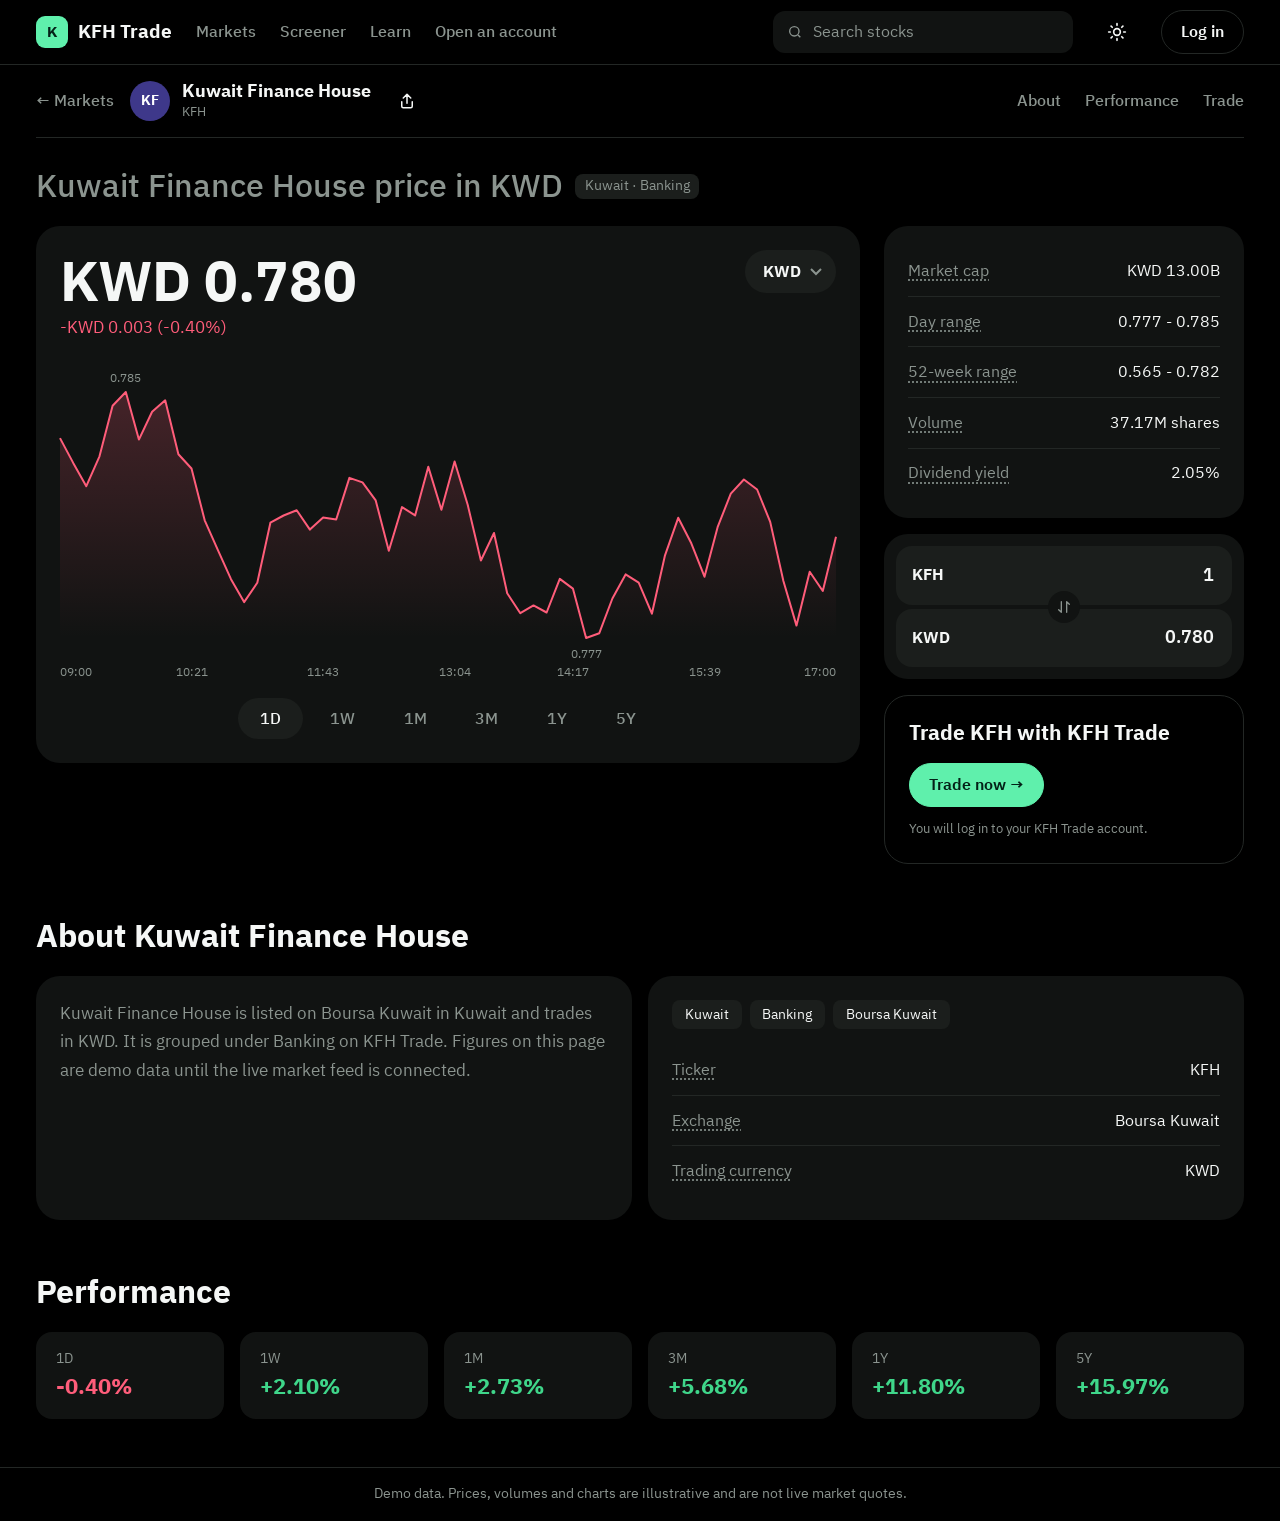
<file: asset.html>
<!DOCTYPE html>
<html lang="en" dir="ltr" data-theme="dark">
<head>
  <meta charset="utf-8">
  <meta name="viewport" content="width=device-width, initial-scale=1">
  <title>Stock | KFH Trade</title>
  <!-- Set the saved theme before first paint (default: dark) -->
  <script>
    (function () {
      var t;
      try { t = localStorage.getItem('kfht-theme'); } catch (e) {}
      document.documentElement.setAttribute('data-theme', t === 'light' ? 'light' : 'dark');
    })();
  </script>
  <link rel="preconnect" href="https://fonts.googleapis.com">
  <link rel="preconnect" href="https://fonts.gstatic.com" crossorigin>
  <link href="https://fonts.googleapis.com/css2?family=IBM+Plex+Sans+Arabic:wght@400;500;600;700&display=swap" rel="stylesheet">
  <link rel="stylesheet" href="trade.css">
</head>
<body>

  <header class="topbar">
    <div class="topbar-inner">
      <a class="brand" href="../index.html" aria-label="KFH Trade home">
        <span class="brand-mark" aria-hidden="true">K</span>
        <span>KFH Trade</span>
      </a>

      <nav class="topnav" aria-label="Main">
        <a href="index.html">Markets</a>
        <a href="screener.html">Screener</a>
        <a href="https://www.kfhtrade.com/en/Trading-Information">Learn</a>
        <a href="https://www.kfhtrade.com/en/Account-Opening">Open an account</a>
      </nav>

      <form class="search" action="index.html" role="search">
        <svg width="16" height="16" viewBox="0 0 24 24" fill="none" stroke="currentColor" stroke-width="2" aria-hidden="true"><circle cx="11" cy="11" r="7"/><path d="M20 20l-3.5-3.5"/></svg>
        <label class="sr-only" for="q">Search stocks</label>
        <input id="q" name="q" type="search" placeholder="Search stocks" autocomplete="off">
      </form>

      <button class="icon-btn" id="theme-toggle" type="button" aria-label="Switch to light mode">
        <svg class="i-sun" width="20" height="20" viewBox="0 0 24 24" fill="none" stroke="currentColor" stroke-width="2" stroke-linecap="round" aria-hidden="true"><circle cx="12" cy="12" r="4"/><path d="M12 2v2M12 20v2M4.9 4.9l1.4 1.4M17.7 17.7l1.4 1.4M2 12h2M20 12h2M4.9 19.1l1.4-1.4M17.7 6.3l1.4-1.4"/></svg>
        <svg class="i-moon" width="20" height="20" viewBox="0 0 24 24" fill="none" stroke="currentColor" stroke-width="2" stroke-linejoin="round" aria-hidden="true"><path d="M21 12.8A9 9 0 1111.2 3a7 7 0 009.8 9.8z"/></svg>
      </button>

      <!-- Placeholder: points at the existing login until our own is built -->
      <a class="btn" href="https://trading.kfhtrade.com/">Log in</a>
    </div>
  </header>

  <main class="page">

    <div class="asset-head">
      <a class="back" href="index.html">&larr; Markets</a>
      <div class="who" id="who"></div>
      <button class="icon-btn share" id="share" type="button" aria-label="Copy link">
        <svg width="18" height="18" viewBox="0 0 24 24" fill="none" stroke="currentColor" stroke-width="2" stroke-linecap="round" stroke-linejoin="round" aria-hidden="true"><path d="M12 15V3M7 8l5-5 5 5M5 13v6a2 2 0 002 2h10a2 2 0 002-2v-6"/></svg>
        <span class="done" id="share-done" hidden>Link copied</span>
      </button>
      <nav aria-label="On this page">
        <a href="#about">About</a>
        <a href="#performance">Performance</a>
        <a href="#trade">Trade</a>
      </nav>
    </div>

    <div class="title-row">
      <h1 id="title"></h1>
      <span class="badge" id="badge"></span>
    </div>

    <div class="asset-grid">
      <section class="price-card" aria-label="Price chart">
        <div class="price-top">
          <div>
            <div class="price-big" id="price"></div>
            <div class="delta" id="delta"></div>
          </div>
          <div>
            <label class="sr-only" for="ccy">Display currency</label>
            <select class="ccy-select" id="ccy"></select>
          </div>
        </div>

        <div class="chart" id="chart"></div>
        <div class="tf-row" id="tfs" role="group" aria-label="Time range"></div>
      </section>

      <aside class="side">
        <div class="panel" id="stats"></div>

        <div class="panel conv" aria-label="Estimate">
          <label><b id="conv-sym"></b><input id="sh" type="text" inputmode="decimal" value="1" aria-label="Number of shares"></label>
          <span class="swap" aria-hidden="true">
            <svg width="16" height="16" viewBox="0 0 24 24" fill="none" stroke="currentColor" stroke-width="2" stroke-linecap="round" stroke-linejoin="round"><path d="M8 4v16M8 20l-4-4M16 20V4M16 4l4 4"/></svg>
          </span>
          <label><b id="conv-ccy"></b><input id="val" type="text" inputmode="decimal" aria-label="Value"></label>
        </div>

        <div class="cta-card" id="trade">
          <h2 id="cta-title"></h2>
          <!-- Placeholder: points at the existing trading login until our own is built -->
          <a class="btn btn-accent" href="https://trading.kfhtrade.com/">Trade now &rarr;</a>
          <small>You will log in to your KFH Trade account.</small>
        </div>
      </aside>
    </div>

    <section class="about" id="about">
      <h2 id="about-title"></h2>
      <div class="about-grid">
        <div class="panel"><p id="about-text"></p></div>
        <div class="panel">
          <div class="tags" id="about-tags"></div>
          <div id="about-facts"></div>
        </div>
      </div>
    </section>

    <section class="perf" id="performance">
      <h2>Performance</h2>
      <div class="perf-grid" id="perf"></div>
    </section>

  </main>

  <p class="foot-note">Demo data. Prices, volumes and charts are illustrative and are not live market quotes.</p>

  <script src="js/data.js"></script>
  <script src="js/app.js"></script>
  <script src="js/asset.js"></script>
</body>
</html>
</file>
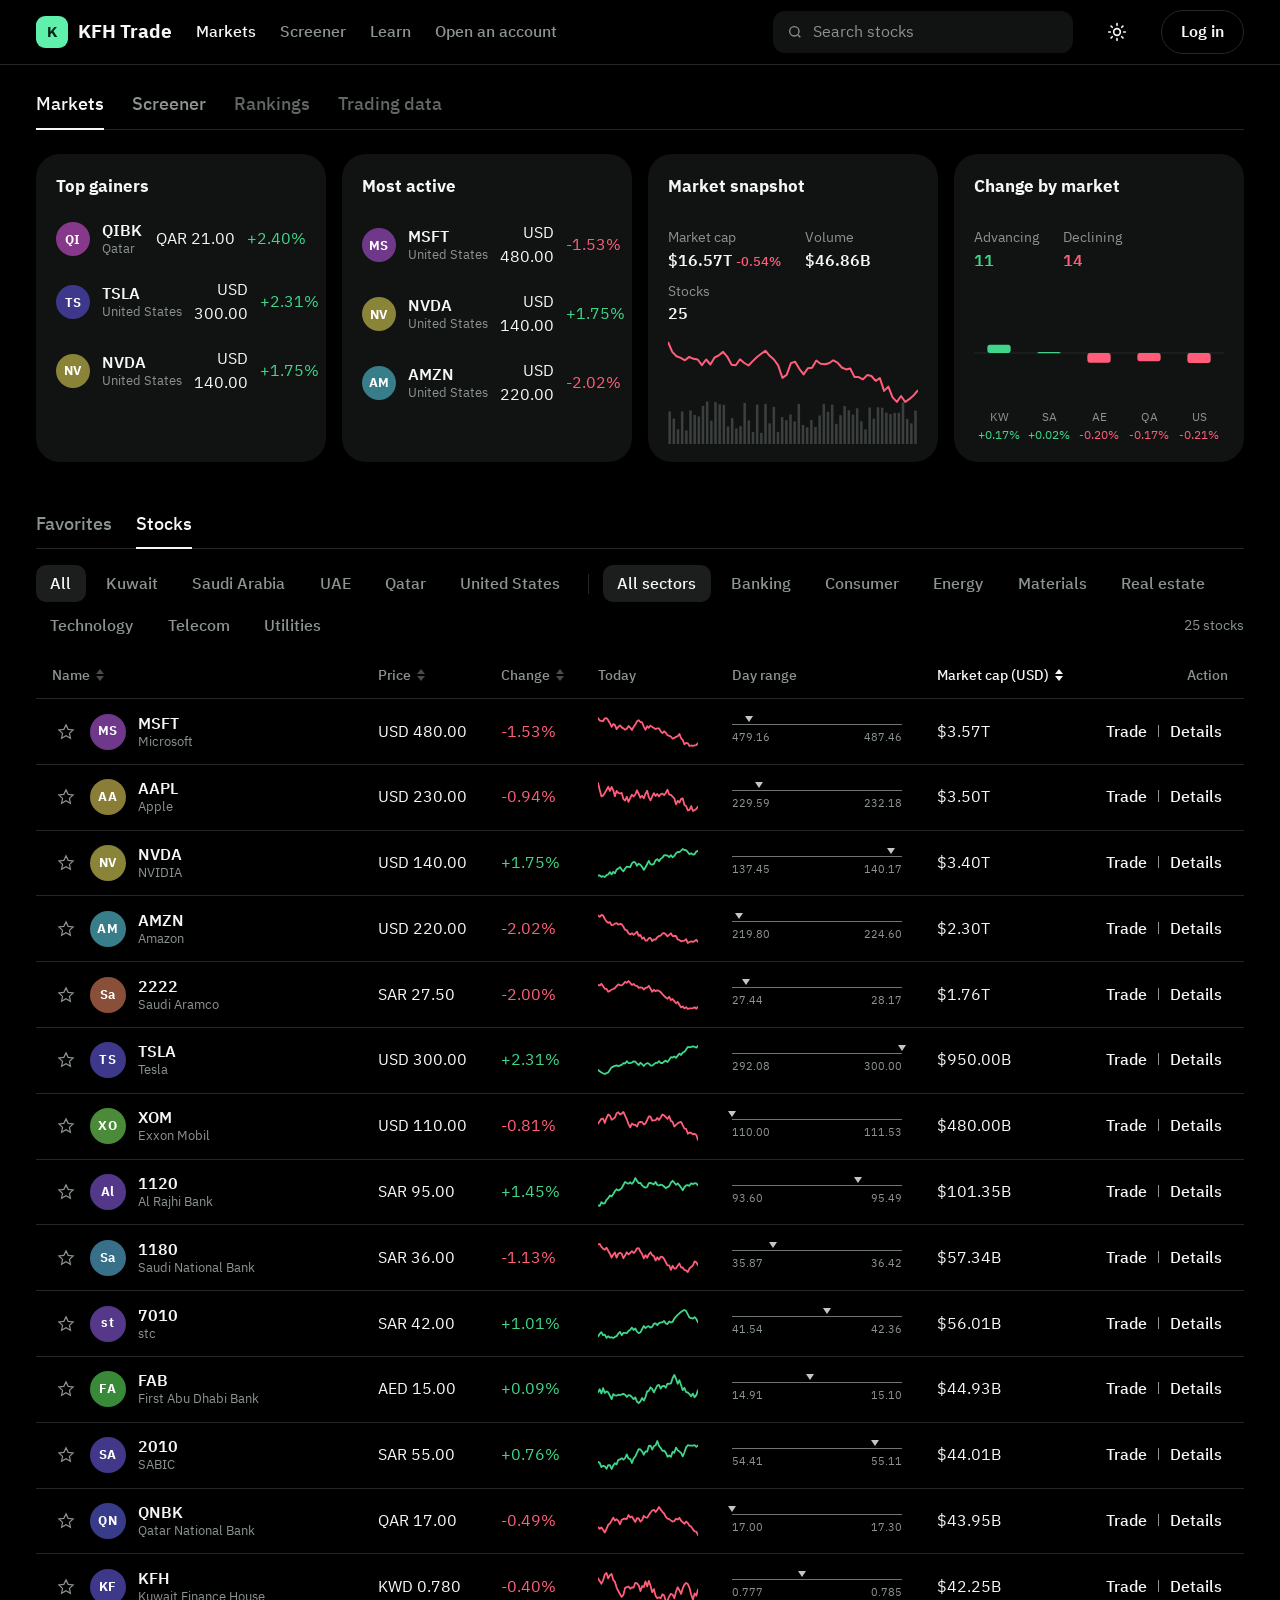
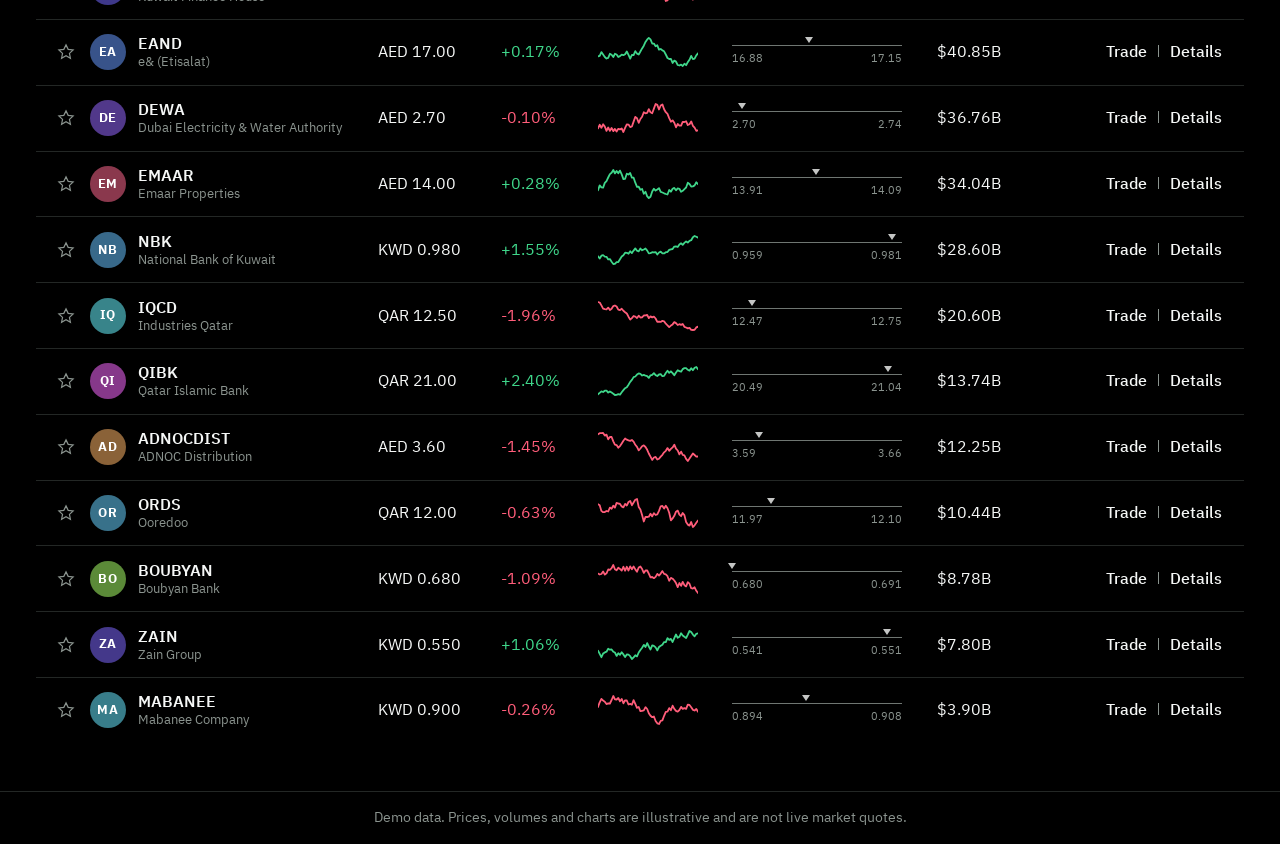
<file: index2.html>
<!DOCTYPE html>
<html lang="en" dir="ltr" data-theme="dark">

<head>
  <meta charset="utf-8">
  <meta name="viewport" content="width=device-width, initial-scale=1">
  <title>Markets | KFH Trade</title>
  <!-- Set the saved theme before first paint (default: dark) -->
  <script>
    (function () {
      var t;
      try { t = localStorage.getItem('kfht-theme'); } catch (e) { }
      document.documentElement.setAttribute('data-theme', t === 'light' ? 'light' : 'dark');
    })();
  </script>
  <link rel="preconnect" href="https://fonts.googleapis.com">
  <link rel="preconnect" href="https://fonts.gstatic.com" crossorigin>
  <link href="https://fonts.googleapis.com/css2?family=IBM+Plex+Sans+Arabic:wght@400;500;600;700&display=swap"
    rel="stylesheet">
  <link rel="stylesheet" href="trade.css">
</head>

<body>

  <header class="topbar">
    <div class="topbar-inner">
      <a class="brand" href="../index.html" aria-label="KFH Trade home">
        <span class="brand-mark" aria-hidden="true">K</span>
        <span>KFH Trade</span>
      </a>

      <nav class="topnav" aria-label="Main">
        <a href="index.html" aria-current="page">Markets</a>
        <a href="screener.html">Screener</a>
        <a href="https://www.kfhtrade.com/en/Trading-Information">Learn</a>
        <a href="https://www.kfhtrade.com/en/Account-Opening">Open an account</a>
      </nav>

      <form class="search" action="index.html" role="search">
        <svg width="16" height="16" viewBox="0 0 24 24" fill="none" stroke="currentColor" stroke-width="2"
          aria-hidden="true">
          <circle cx="11" cy="11" r="7" />
          <path d="M20 20l-3.5-3.5" />
        </svg>
        <label class="sr-only" for="q">Search stocks</label>
        <input id="q" name="q" type="search" placeholder="Search stocks" autocomplete="off">
      </form>

      <button class="icon-btn" id="theme-toggle" type="button" aria-label="Switch to light mode">
        <svg class="i-sun" width="20" height="20" viewBox="0 0 24 24" fill="none" stroke="currentColor" stroke-width="2"
          stroke-linecap="round" aria-hidden="true">
          <circle cx="12" cy="12" r="4" />
          <path
            d="M12 2v2M12 20v2M4.9 4.9l1.4 1.4M17.7 17.7l1.4 1.4M2 12h2M20 12h2M4.9 19.1l1.4-1.4M17.7 6.3l1.4-1.4" />
        </svg>
        <svg class="i-moon" width="20" height="20" viewBox="0 0 24 24" fill="none" stroke="currentColor"
          stroke-width="2" stroke-linejoin="round" aria-hidden="true">
          <path d="M21 12.8A9 9 0 1111.2 3a7 7 0 009.8 9.8z" />
        </svg>
      </button>

      <!-- Placeholder: points at the existing login until our own is built -->
      <a class="btn" href="https://trading.kfhtrade.com/">Log in</a>
    </div>
  </header>

  <main class="page">

    <div class="subtabs">
      <a class="subtab" href="index.html" aria-current="page">Markets</a>
      <a class="subtab" href="screener.html">Screener</a>
      <span class="subtab" aria-disabled="true" title="Coming soon">Rankings</span>
      <span class="subtab" aria-disabled="true" title="Coming soon">Trading data</span>
    </div>

    <section class="cards" aria-label="Market summary">
      <article class="card">
        <h2>Top gainers</h2>
        <div id="card-gainers"></div>
      </article>

      <article class="card">
        <h2>Most active</h2>
        <div id="card-active"></div>
      </article>

      <article class="card">
        <h2>Market snapshot</h2>
        <dl class="kv" id="snap-kv"></dl>
        <div class="chart-slot" id="snap-chart"></div>
      </article>

      <article class="card">
        <h2>Change by market</h2>
        <dl class="kv" id="flow-kv"></dl>
        <div class="chart-slot">
          <div id="flow-chart"></div>
          <div class="flow-labels" id="flow-labels"></div>
        </div>
      </article>
    </section>

    <div class="tabs-row" role="tablist" aria-label="Lists">
      <button class="tab" role="tab" id="tab-favs" data-tab="favs" aria-selected="false">Favorites</button>
      <button class="tab" role="tab" id="tab-stocks" data-tab="stocks" aria-selected="true">Stocks</button>
    </div>

    <div class="chips" id="chips" aria-label="Filters"></div>

    <div class="table-wrap">
      <table class="mk">
        <caption class="sr-only">Stocks across Kuwait, Saudi Arabia, UAE, Qatar and the US</caption>
        <thead>
          <tr>
            <th aria-sort="none" data-key="name"><button class="sort" type="button" data-sort="name">Name <svg
                  width="10" height="12" viewBox="0 0 10 12" fill="currentColor" aria-hidden="true">
                  <path d="M5 0l4 5H1zM5 12L1 7h8z" />
                </svg></button></th>
            <th aria-sort="none" data-key="price"><button class="sort" type="button" data-sort="price">Price <svg
                  width="10" height="12" viewBox="0 0 10 12" fill="currentColor" aria-hidden="true">
                  <path d="M5 0l4 5H1zM5 12L1 7h8z" />
                </svg></button></th>
            <th aria-sort="none" data-key="chg"><button class="sort" type="button" data-sort="chg">Change <svg
                  width="10" height="12" viewBox="0 0 10 12" fill="currentColor" aria-hidden="true">
                  <path d="M5 0l4 5H1zM5 12L1 7h8z" />
                </svg></button></th>
            <th class="c-spark">Today</th>
            <th class="c-range">Day range</th>
            <th class="c-mc" aria-sort="descending" data-key="mc"><button class="sort" type="button"
                data-sort="mc">Market cap (USD) <svg width="10" height="12" viewBox="0 0 10 12" fill="currentColor"
                  aria-hidden="true">
                  <path d="M5 0l4 5H1zM5 12L1 7h8z" />
                </svg></button></th>
            <th class="c-act">Action</th>
          </tr>
        </thead>
        <tbody id="rows"></tbody>
      </table>
    </div>

  </main>

  <p class="foot-note">Demo data. Prices, volumes and charts are illustrative and are not live market quotes.</p>

  <script src="js/data.js"></script>
  <script src="js/app.js"></script>
  <script src="js/markets.js"></script>
</body>

</html>
</file>
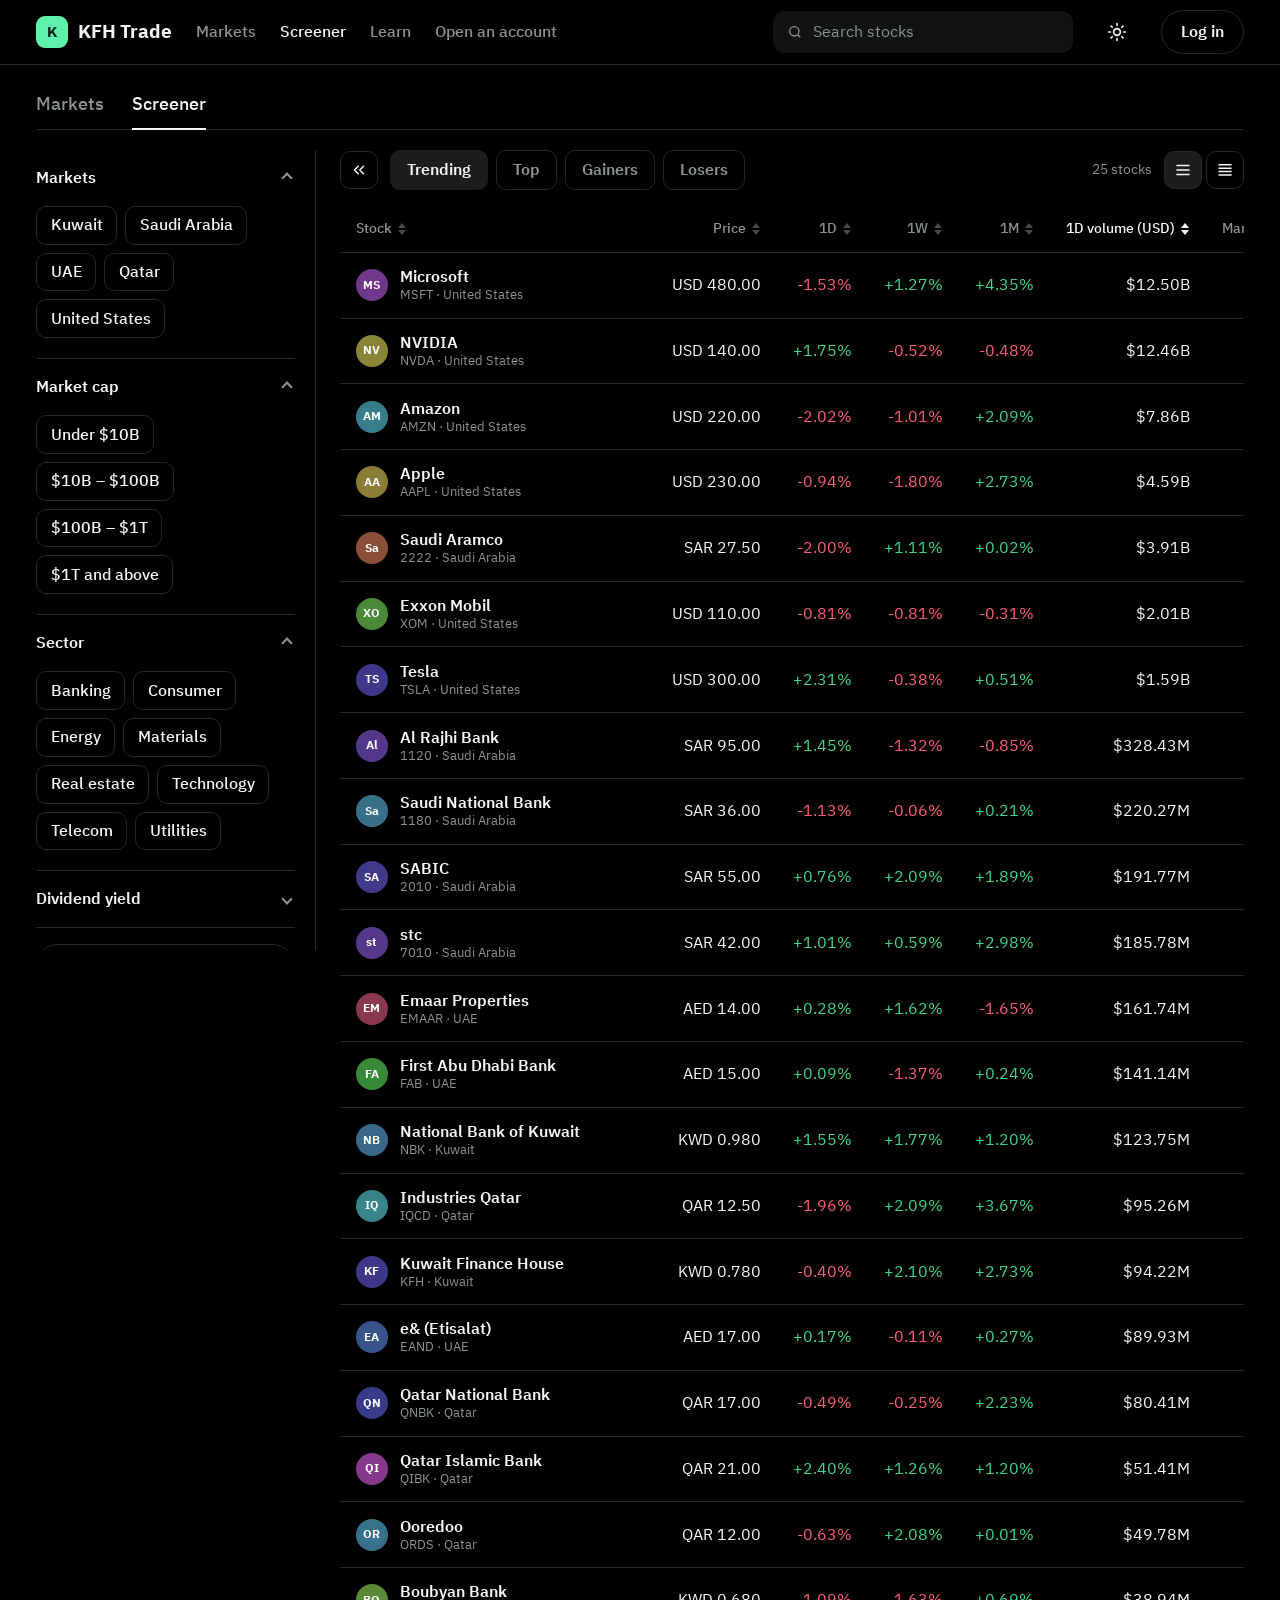
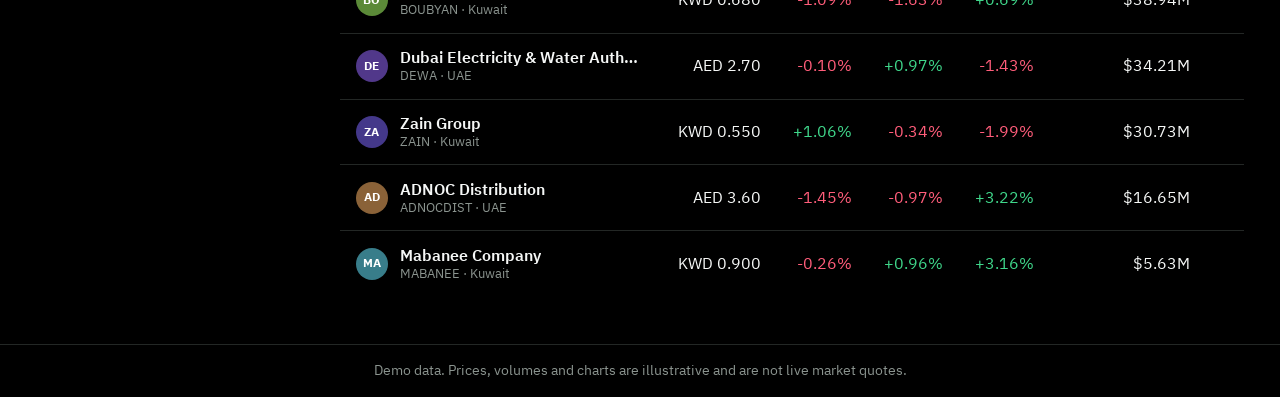
<file: screener.html>
<!DOCTYPE html>
<html lang="en" dir="ltr" data-theme="dark">
<head>
  <meta charset="utf-8">
  <meta name="viewport" content="width=device-width, initial-scale=1">
  <title>Screener | KFH Trade</title>
  <!-- Set the saved theme before first paint (default: dark) -->
  <script>
    (function () {
      var t;
      try { t = localStorage.getItem('kfht-theme'); } catch (e) {}
      document.documentElement.setAttribute('data-theme', t === 'light' ? 'light' : 'dark');
    })();
  </script>
  <link rel="preconnect" href="https://fonts.googleapis.com">
  <link rel="preconnect" href="https://fonts.gstatic.com" crossorigin>
  <link href="https://fonts.googleapis.com/css2?family=IBM+Plex+Sans+Arabic:wght@400;500;600;700&display=swap" rel="stylesheet">
  <link rel="stylesheet" href="trade.css">
</head>
<body>

  <header class="topbar">
    <div class="topbar-inner">
      <a class="brand" href="../index.html" aria-label="KFH Trade home">
        <span class="brand-mark" aria-hidden="true">K</span>
        <span>KFH Trade</span>
      </a>

      <nav class="topnav" aria-label="Main">
        <a href="index.html">Markets</a>
        <a href="screener.html" aria-current="page">Screener</a>
        <a href="https://www.kfhtrade.com/en/Trading-Information">Learn</a>
        <a href="https://www.kfhtrade.com/en/Account-Opening">Open an account</a>
      </nav>

      <form class="search" action="screener.html" role="search">
        <svg width="16" height="16" viewBox="0 0 24 24" fill="none" stroke="currentColor" stroke-width="2" aria-hidden="true"><circle cx="11" cy="11" r="7"/><path d="M20 20l-3.5-3.5"/></svg>
        <label class="sr-only" for="q">Search stocks</label>
        <input id="q" name="q" type="search" placeholder="Search stocks" autocomplete="off">
      </form>

      <button class="icon-btn" id="theme-toggle" type="button" aria-label="Switch to light mode">
        <svg class="i-sun" width="20" height="20" viewBox="0 0 24 24" fill="none" stroke="currentColor" stroke-width="2" stroke-linecap="round" aria-hidden="true"><circle cx="12" cy="12" r="4"/><path d="M12 2v2M12 20v2M4.9 4.9l1.4 1.4M17.7 17.7l1.4 1.4M2 12h2M20 12h2M4.9 19.1l1.4-1.4M17.7 6.3l1.4-1.4"/></svg>
        <svg class="i-moon" width="20" height="20" viewBox="0 0 24 24" fill="none" stroke="currentColor" stroke-width="2" stroke-linejoin="round" aria-hidden="true"><path d="M21 12.8A9 9 0 1111.2 3a7 7 0 009.8 9.8z"/></svg>
      </button>

      <!-- Placeholder: points at the existing login until our own is built -->
      <a class="btn" href="https://trading.kfhtrade.com/">Log in</a>
    </div>
  </header>

  <main class="page">

    <div class="subtabs">
      <a class="subtab" href="index.html">Markets</a>
      <a class="subtab" href="screener.html" aria-current="page">Screener</a>
    </div>

    <div class="screener" id="screener">

      <aside class="filters" id="filters" aria-label="Filters">
        <details class="fgroup" open>
          <summary>Markets</summary>
          <div class="fchips" id="f-markets"></div>
        </details>
        <details class="fgroup" open>
          <summary>Market cap</summary>
          <div class="fchips" id="f-cap"></div>
        </details>
        <details class="fgroup" open>
          <summary>Sector</summary>
          <div class="fchips" id="f-sector"></div>
        </details>
        <details class="fgroup">
          <summary>Dividend yield</summary>
          <div class="fchips" id="f-div"></div>
        </details>
        <button class="btn f-clear" id="f-clear" type="button" hidden>Clear filters</button>
      </aside>

      <section class="results" aria-label="Results">
        <div class="res-bar">
          <button class="icon-btn box" id="collapse" type="button" aria-controls="filters" aria-expanded="true" aria-label="Hide filters">
            <svg width="18" height="18" viewBox="0 0 24 24" fill="none" stroke="currentColor" stroke-width="2" stroke-linecap="round" stroke-linejoin="round" aria-hidden="true"><path d="M11 17l-5-5 5-5M18 17l-5-5 5-5"/></svg>
          </button>

          <div class="seg" id="seg" role="group" aria-label="List">
            <button class="seg-btn" type="button" data-tab="trending" aria-pressed="true">Trending</button>
            <button class="seg-btn" type="button" data-tab="top" aria-pressed="false">Top</button>
            <button class="seg-btn" type="button" data-tab="gainers" aria-pressed="false">Gainers</button>
            <button class="seg-btn" type="button" data-tab="losers" aria-pressed="false">Losers</button>
          </div>

          <span class="result-count" id="count" aria-live="polite"></span>

          <div class="dens" id="dens" role="group" aria-label="Row density">
            <button class="icon-btn box" type="button" data-dens="comfortable" aria-pressed="true" aria-label="Comfortable rows">
              <svg width="18" height="18" viewBox="0 0 24 24" fill="none" stroke="currentColor" stroke-width="2" stroke-linecap="round" aria-hidden="true"><path d="M4 6h16M4 12h16M4 18h16"/></svg>
            </button>
            <button class="icon-btn box" type="button" data-dens="compact" aria-pressed="false" aria-label="Compact rows">
              <svg width="18" height="18" viewBox="0 0 24 24" fill="none" stroke="currentColor" stroke-width="2" stroke-linecap="round" aria-hidden="true"><path d="M4 5h16M4 9.5h16M4 14h16M4 18.5h16"/></svg>
            </button>
          </div>
        </div>

        <div class="table-wrap">
          <table class="mk sc" id="sc-table">
            <caption class="sr-only">Stocks across Kuwait, Saudi Arabia, UAE, Qatar and the US</caption>
            <thead><tr id="sc-head"></tr></thead>
            <tbody id="rows"></tbody>
          </table>
        </div>
      </section>

    </div>
  </main>

  <p class="foot-note">Demo data. Prices, volumes and charts are illustrative and are not live market quotes.</p>

  <script src="js/data.js"></script>
  <script src="js/app.js"></script>
  <script src="js/screener.js"></script>
</body>
</html>
</file>
<file: trade.css>
/* ==========================================================
   KFH Trade — trading views
   Theme = the variables below. Toggle sets data-theme on <html>.
   Logical properties throughout, so an RTL version is a dir flip.
   ========================================================== */

:root {
  --font: "IBM Plex Sans Arabic", system-ui, "Segoe UI", Tahoma, Arial, sans-serif;
  --r-lg: 24px;
  --r-md: 16px;
  --gutter: clamp(1rem, 3vw, 2.25rem);
}

:root[data-theme="dark"] {
  --bg: #000000;
  --card: #111312;
  --card-2: #1b1e1c;
  --line: #232725;
  --text: #f5f7f6;
  --muted: #8b948f;
  --up: #3fd68a;
  --down: #ff5d7a;
  --accent: #5ff0ac;
  --on-accent: #032117;
  color-scheme: dark;
}

:root[data-theme="light"] {
  --bg: #ffffff;
  --card: #f3f6f5;
  --card-2: #e6ecea;
  --line: #dfe6e3;
  --text: #0e1c17;
  --muted: #5b6964;
  --up: #0b8a4f;
  --down: #cf2f4b;
  --accent: #007a52;
  --on-accent: #ffffff;
  color-scheme: light;
}

*, *::before, *::after { box-sizing: border-box; }

body {
  margin: 0;
  font-family: var(--font);
  font-size: 1rem;
  line-height: 1.5;
  color: var(--text);
  background: var(--bg);
  -webkit-font-smoothing: antialiased;
}

h1, h2, h3, p, ul { margin: 0; }
ul { padding: 0; list-style: none; }
a { color: inherit; text-decoration: none; }
button { font: inherit; color: inherit; background: none; border: 0; padding: 0; cursor: pointer; }
input, select { font: inherit; color: inherit; }
svg { display: block; }

:focus-visible { outline: 2px solid var(--accent); outline-offset: 2px; border-radius: 6px; }

.sr-only {
  position: absolute; width: 1px; height: 1px; overflow: hidden;
  clip: rect(0 0 0 0); white-space: nowrap;
}

.up { color: var(--up); }
.down { color: var(--down); }
.flat { color: var(--muted); }
.num { font-variant-numeric: tabular-nums; }

/* ---------- Top bar ---------- */
.topbar {
  position: sticky; top: 0; z-index: 20;
  background: var(--bg);
  border-block-end: 1px solid var(--line);
}
.topbar-inner {
  display: flex; align-items: center; gap: 1.5rem;
  min-height: 64px; padding-inline: var(--gutter);
}
.brand { white-space: nowrap; display: inline-flex; align-items: center; gap: 0.6rem; font-weight: 700; font-size: 1.2rem; }
.brand-mark {
  display: grid; place-items: center;
  width: 32px; height: 32px; border-radius: 9px;
  background: var(--accent); color: var(--on-accent);
  font-size: 0.95rem; font-weight: 700;
}
.topnav { display: flex; gap: 1.5rem; margin-inline-end: auto; }
.topnav a { font-weight: 500; color: var(--muted); padding-block: 0.25rem; }
.topnav a:hover, .topnav a[aria-current="page"] { color: var(--text); }

.search {
  display: flex; align-items: center; gap: 0.5rem;
  width: min(300px, 32vw); padding: 0.5rem 0.9rem;
  background: var(--card); border-radius: 12px; color: var(--muted);
}
.search input { flex: 1; min-width: 0; background: none; border: 0; outline: 0; color: var(--text); }
.search input::placeholder { color: var(--muted); }
.search:focus-within { outline: 2px solid var(--accent); }

.icon-btn {
  display: grid; place-items: center;
  width: 40px; height: 40px; border-radius: 50%;
  color: var(--text); transition: background-color 0.15s;
}
.icon-btn:hover { background: var(--card-2); }
.i-sun, .i-moon { display: none; }
:root[data-theme="dark"] .i-sun { display: block; }
:root[data-theme="light"] .i-moon { display: block; }

.btn {
  display: inline-flex; align-items: center; justify-content: center; gap: 0.4rem;
  padding: 0.55rem 1.2rem; border-radius: 999px;
  border: 1px solid var(--line); font-weight: 600; white-space: nowrap;
  transition: background-color 0.15s;
}
.btn:hover { background: var(--card-2); }
.btn-accent { background: var(--accent); border-color: var(--accent); color: var(--on-accent); }
.btn-accent:hover { background: var(--accent); filter: brightness(1.08); }

@media (max-width: 860px) {
  .topnav { display: none; }
  .topbar-inner { gap: 0.75rem; }
  .search { margin-inline-start: auto; width: auto; flex: 1; max-width: 320px; }
}
@media (max-width: 480px) {
  .topbar-inner .btn { display: none; }
}

/* ---------- Page ---------- */
.page { padding: 0 var(--gutter) 3rem; max-width: 1480px; margin-inline: auto; }

.subtabs { display: flex; gap: 1.75rem; padding-block-start: 1rem; border-block-end: 1px solid var(--line); }
.subtab {
  padding-block: 0.6rem; font-size: 1.15rem; font-weight: 500; color: var(--muted);
  border-block-end: 2px solid transparent; margin-block-end: -1px;
}
.subtab[aria-current="page"] { color: var(--text); border-block-end-color: var(--text); }
.subtab[aria-disabled="true"] { cursor: not-allowed; opacity: 0.7; }

/* ---------- Summary cards ---------- */
.cards {
  display: grid; gap: 1rem; margin-block: 1.5rem 2.5rem;
  grid-template-columns: repeat(4, minmax(0, 1fr));
}
@media (max-width: 1180px) { .cards { grid-template-columns: repeat(2, minmax(0, 1fr)); } }
@media (max-width: 640px) { .cards { grid-template-columns: 1fr; } }

.card {
  background: var(--card); border-radius: var(--r-lg);
  padding: 1.25rem 1.25rem 1.1rem; min-height: 230px;
  display: flex; flex-direction: column;
}
.card h2 { font-size: 1.05rem; font-weight: 700; margin-block-end: 0.75rem; }

.mini-row {
  display: grid; grid-template-columns: auto 1fr auto auto; align-items: center; gap: 0.75rem;
  padding-block: 0.65rem;
}
.mini-name { line-height: 1.25; }
.mini-name b { font-weight: 600; }
.mini-name small { display: block; color: var(--muted); font-size: 0.8rem; white-space: nowrap; }
.mini-num { font-variant-numeric: tabular-nums; text-align: end; }
.mini-row:hover .mini-name b { text-decoration: underline; }

.avatar {
  display: inline-grid; place-items: center; flex: none;
  width: 34px; height: 34px; border-radius: 50%;
  color: #fff; font-weight: 700; font-size: 0.8rem; letter-spacing: 0.02em;
}

.kv { display: flex; flex-wrap: wrap; gap: 0.5rem 1.5rem; margin-block-end: 0.5rem; }
.kv dt { color: var(--muted); font-size: 0.9rem; }
.kv dd { margin: 0; font-weight: 600; font-variant-numeric: tabular-nums; }
.kv small { font-weight: 500; }
.chart-slot { margin-block-start: auto; }
.chart-slot svg { width: 100%; height: 110px; }
.snap-line { fill: none; stroke: var(--up); stroke-width: 2; vector-effect: non-scaling-stroke; stroke-linejoin: round; }
.snap-line.down { stroke: var(--down); }
.snap-bar { fill: var(--muted); opacity: 0.35; }
.flow-bar.up { fill: var(--up); }
.flow-bar.down { fill: var(--down); }
.axis { stroke: var(--line); stroke-width: 1; vector-effect: non-scaling-stroke; }
.flow-labels > span > span { display: block; }
.flow-labels { display: grid; grid-template-columns: repeat(5, 1fr); text-align: center; font-size: 0.75rem; color: var(--muted); }

/* ---------- Table area ---------- */
.tabs-row { display: flex; gap: 1.5rem; border-block-end: 1px solid var(--line); }
.tab {
  padding-block: 0.6rem; font-size: 1.1rem; font-weight: 500; color: var(--muted);
  border-block-end: 2px solid transparent; margin-block-end: -1px;
}
.tab[aria-selected="true"] { color: var(--text); border-block-end-color: var(--text); }

.chips { display: flex; flex-wrap: wrap; align-items: center; gap: 0.35rem; margin-block: 1rem 0.5rem; }
.chip { padding: 0.4rem 0.9rem; border-radius: 10px; color: var(--muted); font-weight: 500; }
.chip:hover { color: var(--text); }
.chip[aria-pressed="true"] { background: var(--card-2); color: var(--text); }
.chip-sep { width: 1px; height: 20px; background: var(--line); margin-inline: 0.5rem; }
.result-count { margin-inline-start: auto; color: var(--muted); font-size: 0.9rem; }

.table-wrap { overflow-x: auto; }
table.mk { width: 100%; min-width: 760px; border-collapse: collapse; }
.mk th {
  text-align: start; padding: 0.75rem 1rem; white-space: nowrap;
  font-size: 0.9rem; font-weight: 500; color: var(--muted);
}
.mk th .sort { display: inline-flex; align-items: center; gap: 0.3rem; color: inherit; }
.mk th .sort:hover { color: var(--text); }
.mk th .sort svg { opacity: 0.5; }
.mk th[aria-sort="ascending"] .sort, .mk th[aria-sort="descending"] .sort { color: var(--text); }
.mk th[aria-sort="ascending"] .sort svg, .mk th[aria-sort="descending"] .sort svg { opacity: 1; }
.mk th[aria-sort="ascending"] .sort svg { transform: scaleY(-1); }
.mk td { padding: 0.9rem 1rem; border-block-start: 1px solid var(--line); white-space: nowrap; }
.mk tbody tr { cursor: pointer; }
.mk tbody tr:hover { background: var(--card); }
.mk .c-act { text-align: end; }
.mk th.c-act { text-align: end; }
.c-act a { padding: 0.25rem 0.35rem; font-weight: 500; }
.c-act a:hover { color: var(--accent); }
.c-act .sep { display: inline-block; width: 1px; height: 12px; background: var(--muted); margin-inline: 0.35rem; }

.asset { display: inline-flex; align-items: center; gap: 0.75rem; line-height: 1.25; }
.asset b { font-weight: 600; display: block; }
.asset small { color: var(--muted); font-size: 0.8rem; display: block; }
.c-name { display: flex; align-items: center; gap: 0.6rem; }
.star { display: grid; place-items: center; width: 28px; height: 28px; color: var(--muted); border-radius: 8px; }
.star:hover { color: var(--text); }
.star[aria-pressed="true"] { color: #f5b829; }
.star[aria-pressed="true"] svg { fill: currentColor; }
.star svg { fill: none; stroke: currentColor; stroke-width: 1.6; }

.spark { width: 100px; height: 32px; }
.spark polyline { fill: none; stroke-width: 1.8; stroke-linejoin: round; stroke-linecap: round; }
.spark.up polyline { stroke: var(--up); }
.spark.down polyline { stroke: var(--down); }

.range { width: 170px; }
.range-bar { position: relative; height: 1px; background: var(--muted); margin-block: 8px 5px; opacity: 0.8; }
.range-bar i {
  position: absolute; inset-block-start: -8px;
  width: 0; height: 0; margin-inline-start: -4px;
  border-inline: 4px solid transparent; border-block-start: 6px solid var(--text);
}
.range-vals { display: flex; justify-content: space-between; font-size: 0.7rem; color: var(--muted); font-variant-numeric: tabular-nums; }

.empty { padding: 3rem 1rem; text-align: center; color: var(--muted); }

@media (max-width: 1080px) { .c-range { display: none; } }
@media (max-width: 760px) {
  table.mk { min-width: 0; }
  .c-spark, .c-mc { display: none; }
}

.foot-note {
  border-block-start: 1px solid var(--line);
  padding: 1rem var(--gutter); color: var(--muted); font-size: 0.85rem; text-align: center;
}

/* ---------- Asset page ---------- */
.asset-head {
  display: flex; align-items: center; gap: 1rem; flex-wrap: wrap;
  padding-block: 1rem; border-block-end: 1px solid var(--line);
}
.asset-head .who { display: flex; align-items: center; gap: 0.75rem; line-height: 1.2; }
.asset-head .who b { display: block; font-size: 1.1rem; }
.asset-head .who small { color: var(--muted); }
.asset-head nav { margin-inline-start: auto; display: flex; gap: 1.5rem; }
.asset-head nav a { font-weight: 500; color: var(--muted); }
.asset-head nav a:hover { color: var(--text); }
.back { color: var(--muted); font-weight: 500; }
.back:hover { color: var(--text); }
.share { position: relative; }
.share .done { position: absolute; inset-block-start: 110%; inset-inline-start: 0; font-size: 0.8rem; white-space: nowrap; color: var(--accent); }

.title-row { display: flex; align-items: center; gap: 0.75rem; flex-wrap: wrap; margin-block: 1.5rem 1rem; }
.title-row h1 { font-size: clamp(1.4rem, 3.4vw, 2rem); font-weight: 500; color: var(--muted); }
.badge {
  display: inline-flex; align-items: center; padding: 0.15rem 0.6rem; border-radius: 8px;
  background: var(--card-2); color: var(--muted); font-size: 0.85rem;
}

.asset-grid { display: grid; gap: 1.5rem; grid-template-columns: minmax(0, 1fr) 360px; align-items: start; }
@media (max-width: 1020px) { .asset-grid { grid-template-columns: 1fr; } }

.price-card { background: var(--card); border-radius: var(--r-lg); padding: 1.5rem; }
.price-top { display: flex; justify-content: space-between; align-items: flex-start; gap: 1rem; }
.price-big { font-size: clamp(2rem, 6vw, 3.5rem); font-weight: 700; line-height: 1.15; font-variant-numeric: tabular-nums; }
.delta { font-size: 1.05rem; font-variant-numeric: tabular-nums; }

.ccy-select {
  appearance: none; padding: 0.6rem 2.2rem 0.6rem 1.1rem; border-radius: 999px;
  background: var(--card-2) url("data:image/svg+xml,%3Csvg xmlns='http://www.w3.org/2000/svg' width='12' height='8' fill='none' stroke='%238b948f' stroke-width='2'%3E%3Cpath d='M1 1l5 5 5-5'/%3E%3C/svg%3E") no-repeat right 0.9rem center;
  border: 0; font-weight: 700; cursor: pointer;
}
:root[dir="rtl"] .ccy-select { padding: 0.6rem 1.1rem 0.6rem 2.2rem; background-position: left 0.9rem center; }
.ccy-select option { color: #000; }

.chart { position: relative; margin-block-start: 1rem; }
.chart svg { width: 100%; overflow: visible; }
.axis-text { fill: var(--muted); font-size: 12px; font-family: var(--font); }
.chart .hover line { stroke: var(--muted); stroke-dasharray: 3 3; }
.chart .hover[hidden] { display: none; }
.tip {
  position: absolute; inset-block-start: 0; pointer-events: none;
  padding: 0.3rem 0.6rem; border-radius: 8px; background: var(--card-2);
  font-size: 0.85rem; white-space: nowrap; font-variant-numeric: tabular-nums;
}
.tf-row { display: flex; justify-content: center; gap: 0.25rem; margin-block-start: 1rem; flex-wrap: wrap; }
.tf { padding: 0.55rem 1.4rem; border-radius: 999px; color: var(--muted); font-weight: 500; }
.tf:hover { color: var(--text); }
.tf[aria-pressed="true"] { background: var(--card-2); color: var(--text); }

.side { display: grid; gap: 1rem; grid-template-columns: minmax(0, 1fr); }
.panel { background: var(--card); border-radius: var(--r-lg); padding: 1.25rem 1.5rem; }
.stat-row { display: flex; justify-content: space-between; gap: 1rem; padding-block: 0.8rem; border-block-end: 1px solid var(--line); font-variant-numeric: tabular-nums; }
.stat-row:last-child { border-block-end: 0; }
.stat-row span:first-child { color: var(--muted); text-decoration: underline dotted; text-underline-offset: 4px; cursor: help; }
.stat-row span:last-child { text-align: end; }

.conv { display: grid; grid-template-columns: minmax(0, 1fr); gap: 4px; position: relative; padding: 0.75rem; }
.conv label {
  display: flex; align-items: center; gap: 0.75rem;
  padding: 0.9rem 1rem; border-radius: var(--r-md); background: var(--card-2);
}
.conv label b { font-weight: 700; }
.conv input {
  flex: 1; min-width: 0; text-align: end; background: none; border: 0; outline: 0;
  font-size: 1.15rem; font-weight: 600; font-variant-numeric: tabular-nums;
}
.conv label:focus-within { outline: 2px solid var(--accent); }
.conv .swap {
  position: absolute; inset-inline-start: 50%; inset-block-start: 50%;
  transform: translate(-50%, -50%); width: 32px; height: 32px; border-radius: 50%;
  display: grid; place-items: center; background: var(--card); color: var(--muted); z-index: 1;
}
:root[dir="rtl"] .conv .swap { transform: translate(50%, -50%); }

.cta-card { border: 1px solid var(--line); border-radius: var(--r-lg); padding: 1.5rem; scroll-margin-block-start: 90px; }
.cta-card:target { border-color: var(--accent); }
.cta-card h2 { font-size: 1.3rem; line-height: 1.3; margin-block-end: 1rem; }
.cta-card small { display: block; margin-block-start: 0.75rem; color: var(--muted); }

.about { margin-block-start: 3rem; scroll-margin-block-start: 90px; }
.about h2 { font-size: 2rem; margin-block-end: 1rem; }
.about-grid { display: grid; gap: 1rem; grid-template-columns: 1fr 1fr; }
@media (max-width: 760px) { .about-grid { grid-template-columns: 1fr; } }
.about-grid .panel { padding: 1.5rem; }
.about-grid p { color: var(--muted); font-size: 1.05rem; line-height: 1.7; }
.tags { display: flex; flex-wrap: wrap; gap: 0.5rem; margin-block-end: 1rem; }
.tag { padding: 0.25rem 0.8rem; border-radius: 8px; background: var(--card-2); font-size: 0.9rem; }

.perf { margin-block-start: 3rem; scroll-margin-block-start: 90px; }
.perf h2 { font-size: 2rem; margin-block-end: 1rem; }
.perf-grid { display: grid; gap: 1rem; grid-template-columns: repeat(auto-fit, minmax(140px, 1fr)); }
.perf-item { background: var(--card); border-radius: var(--r-md); padding: 1rem 1.25rem; }
.perf-item span { display: block; color: var(--muted); font-size: 0.9rem; }
.perf-item b { font-size: 1.4rem; font-variant-numeric: tabular-nums; }

@media (prefers-reduced-motion: reduce) { * { transition: none !important; } }

/* ---------- Screener page ---------- */
.screener {
  display: grid; grid-template-columns: 280px minmax(0, 1fr); gap: 0 1.5rem;
  margin-block-start: 1.25rem;
}
.screener.is-collapsed { grid-template-columns: minmax(0, 1fr); }
.screener.is-collapsed .filters { display: none; }

.filters {
  align-self: start; position: sticky; inset-block-start: 80px;
  max-height: calc(100vh - 100px); overflow-y: auto;
  padding-inline-end: 1.25rem; border-inline-end: 1px solid var(--line);
}
.fgroup { border-block-end: 1px solid var(--line); }
.fgroup summary {
  display: flex; justify-content: space-between; align-items: center;
  padding-block: 1rem; font-weight: 600; cursor: pointer; list-style: none;
}
.fgroup summary::-webkit-details-marker { display: none; }
.fgroup summary::after {
  content: ""; width: 8px; height: 8px; margin-inline-end: 4px;
  border-inline-end: 2px solid var(--muted); border-block-end: 2px solid var(--muted);
  transform: rotate(225deg); transition: transform 0.15s;
}
.fgroup:not([open]) summary::after { transform: rotate(45deg); }
.fchips { display: flex; flex-wrap: wrap; gap: 0.5rem; padding-block-end: 1.25rem; }
.fchip {
  padding: 0.4rem 0.85rem; border: 1px solid var(--line); border-radius: 10px;
  font-weight: 500; transition: background-color 0.15s;
}
.fchip:hover { background: var(--card); }
.fchip[aria-pressed="true"] { background: var(--card-2); border-color: var(--text); }
.f-clear { margin-block: 1rem; width: 100%; }

.res-bar { display: flex; align-items: center; flex-wrap: wrap; gap: 0.75rem; padding-block-end: 1rem; }
.icon-btn.box { width: 38px; height: 38px; border: 1px solid var(--line); border-radius: 10px; }
.icon-btn.box[aria-pressed="true"] { background: var(--card-2); }
.seg { display: flex; flex-wrap: wrap; gap: 0.5rem; }
.seg-btn {
  padding: 0.45rem 1rem; border: 1px solid var(--line); border-radius: 10px;
  color: var(--muted); font-weight: 600;
}
.seg-btn:hover { color: var(--text); }
.seg-btn[aria-pressed="true"] { background: var(--card-2); border-color: transparent; color: var(--text); }
.dens { display: flex; gap: 0.25rem; }

.results { min-width: 0; }
table.sc { min-width: 980px; }
.sc th.r, .sc td.r { text-align: end; }
.sc .asset span { min-width: 0; }
.sc .asset b { max-width: 240px; overflow: hidden; text-overflow: ellipsis; white-space: nowrap; }
.sc .spark { width: 90px; height: 28px; }
.sc.dense td { padding-block: 0.4rem; }
.sc.dense .avatar { width: 24px !important; height: 24px !important; font-size: 0.65rem !important; }
.sc.dense .asset small { display: none; }
.sc .empty .btn { margin-block-start: 0.75rem; color: var(--text); }

@media (max-width: 1180px) { .sc .c-md { display: none; } table.sc { min-width: 760px; } }
@media (max-width: 900px) {
  .screener { grid-template-columns: 1fr; }
  .filters { position: static; max-height: none; margin-block-end: 1rem; padding-inline-end: 0; border-inline-end: 0; }
}
@media (max-width: 760px) { .sc .c-sm { display: none; } table.sc { min-width: 0; } }
</file>
